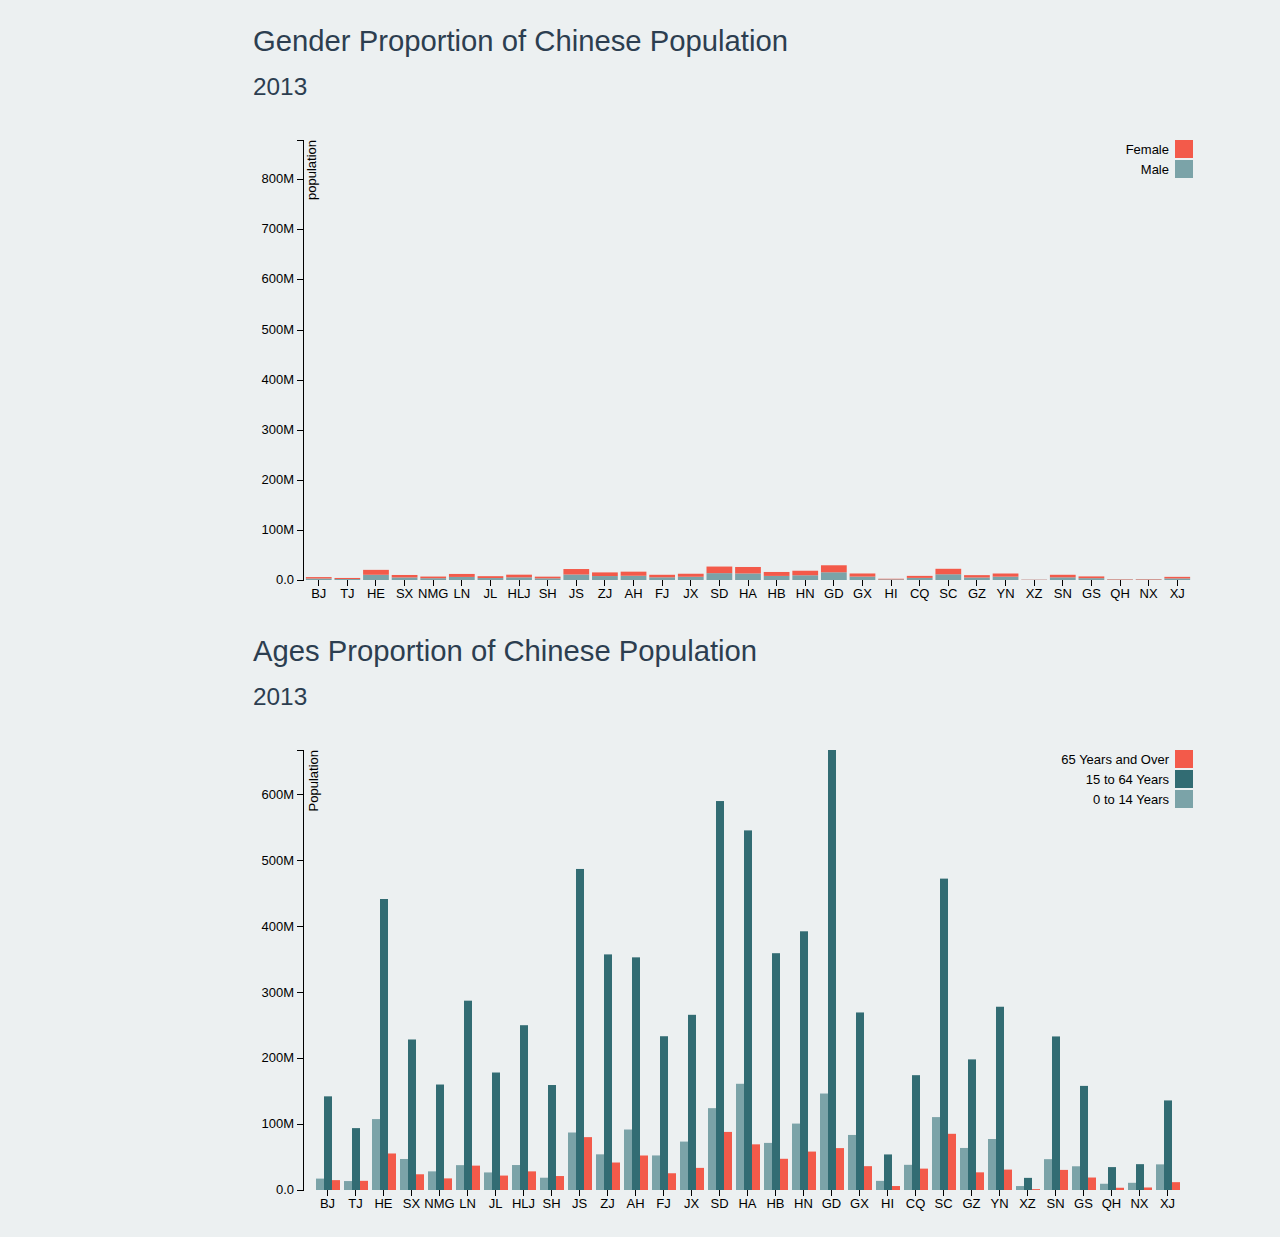
<file: Barchart/index.html>
<!DOCTYPE html>
<html lang="en">
<head>
    <meta charset="UTF-8">
    <title>Gender Proportion</title>
    <link rel="stylesheet" href="style/style.css"/>
</head>
<body>
<div class="container">
    <div class="row">
        <section>
            <header>
                <h1>Gender Proportion of Chinese Population</h1>
                <h2>2013</h2>
            </header>
            <div id="barchart"></div>
        </section>
    </div>
    <div class="row">
        <section>
            <header>
                <h1>Ages Proportion of Chinese Population</h1>
                <h2>2013</h2>
            </header>
            <div id="ages"></div>
        </section>
    </div>
</div>
<script src="bower_components/d3/d3.min.js"></script>
<script src="bower_components/d3-tip/index.js"></script>
<script src="app.js"></script>
<script src="charts/rect.js"></script>
<script src="charts/GroupedBarChart.js"></script>
</body>
</html>
</file>
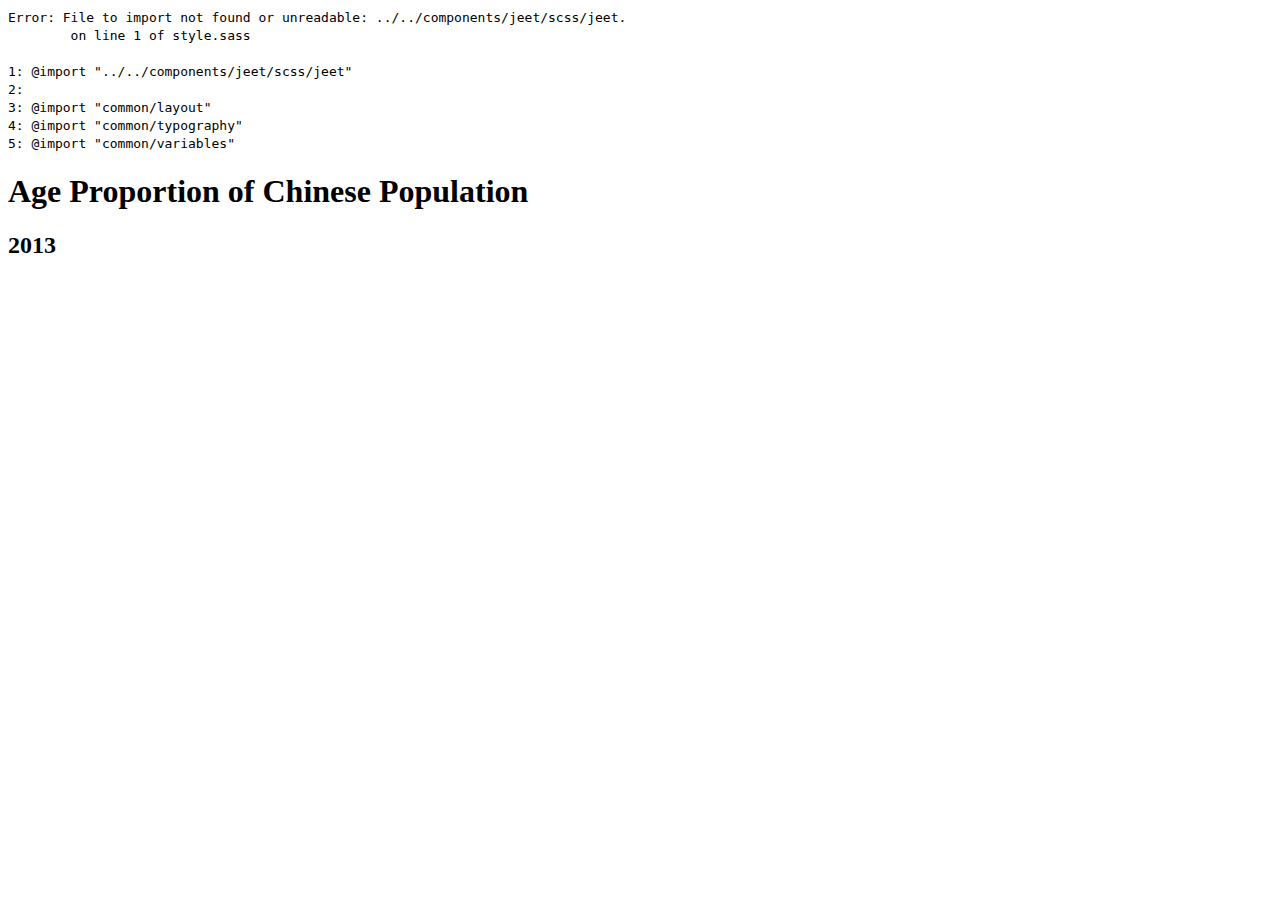
<file: Dashboard/index.html>
<!DOCTYPE html>
<html lang="en">
<head>
    <meta charset="UTF-8">
    <title>Dashboard</title>
    <link rel="stylesheet" href="style/style.css"/>
</head>
<body>
<div class="container">
    <div class="row">
        <section>
            <header>
                <h1>Age Proportion of Chinese Population</h1>

                <h2>2013</h2>
            </header>
            <div id="barchart" class="col-1-2"></div>
            <div id="piechart" class="col-1-2"></div>
        </section>
    </div>
</div>
<script src="../components/d3/d3.min.js"></script>
<script src="../components/d3-tip/index.js"></script>
<script src="app/simpleDashboard.js"></script>
</body>
</html>
</file>
<file: Barchart/style/style.css>
/*  Syntax Quick Reference
  --------------------------
  column($ratios: 1, $offset: 0, $cycle: 0, $uncycle: 0, $gutter: $jeet-gutter)
  span($ratio: 1, $offset: 0)
  shift($ratios: 0, $col_or_span: column, $gutter: $jeet-gutter)
  unshift()
  edit()
  center($max_width: 1410px, $pad: 0)
  stack($pad: 0, $align: false)
  unstack()
  align($direction: both)
  cf()
*/
/**
 * Grid settings.
 * All values are defaults and can therefore be easily overidden.
 */
/**
 * List functions courtesy of the wonderful folks at Team Sass.
 * Check out their awesome grid: Singularity.
 */
/**
 * Get  percentage from a given ratio.
 * @param {number} [$ratio=1] - The column ratio of the element.
 * @returns {number} - The percentage value.
 */
/**
 * Work out the column widths based on the ratio and gutter sizes.
 * @param {number} [$ratios=1] - The column ratio of the element.
 * @param {number} [$gutter=$jeet-gutter] - The gutter for the column.
 * @returns {list} $width $gutter - A list containing the with and gutter for the element.
 */
/**
 * Get the set layout direction for the project.
 * @returns {string} $direction - The layout direction.
 */
/**
 * Replace a specified list value with a new value (uses built in set-nth() if available)
 * @param {list} $list - The list of values you want to alter.
 * @param {number} $index - The index of the list item you want to replace.
 * @param {*} $value - The value you want to replace $index with.
 * @returns {list} $list - The list with the value replaced or removed.
 * @warn if an invalid index is supplied.
 */
/**
 * Reverse a list (progressively enhanced for Sass 3.3)
 * @param {list} $list - The list of values you want to reverse.
 * @returns {list} $result - The reversed list.
 */
/**
 * Get the opposite direction to a given value.
 * @param {string} $dir - The direction you want the opposite of.
 * @returns {string} - The opposite direction to $dir.
 * @warn if an incorrect string is provided.
 */
/**
 * Style an element as a column with a gutter.
 * @param {number} [$ratios=1] - A width relative to its container as a fraction.
 * @param {number} [$offset=0] - A offset specified as a fraction (see $ratios).
 * @param {number} [$cycle=0] - Easily create an nth column grid where $cycle equals the number of columns.
 * @param {number} [$uncycle=0] - Undo a previous cycle value to allow for a new one.
 * @param {number} [$gutter=$jeet-gutter] - Specify the gutter width as a percentage of the containers width.
 */
/**
 * An alias for the column mixin.
 * @param [$args...] - All arguments get passed through to column().
 */
/**
 * Get the width of a column and nothing else.
 * @param {number} [$ratios=1] - A width relative to its container as a fraction.
 * @param {number} [$gutter=$jeet-gutter] - Specify the gutter width as a percentage of the containers width.
 */
/**
 * Get the gutter size of a column and nothing else.
 * @param {number} [ratios=1] - A width relative to its container as a fraction.
 * @param {number} [gutter=jeet.gutter] - Specify the gutter width as a percentage of the containers width.
 */
/**
 * An alias for the column-width function.
 * @param [$args...] - All arguments get passed through to column().
 */
/**
 * An alias for the column-gutter function.
 * @param [$args...] - All arguments get passed through to column().
 */
/**
 * Style an element as a column without any gutters for a seamless row.
 * @param {number} [$ratios=1] - A width relative to its container as a fraction.
 * @param {number} [$offset=0] - A offset specified as a fraction (see $ratios).
 * @param {number} [cycle=0] - Easily create an nth column grid where cycle equals the number of columns.
 * @param {number} [uncycle=0] - Undo a previous cycle value to allow for a new one.
 */
/**
 * Reorder columns without altering the HTML.
 * @param {number} [$ratios=0] - Specify how far along you want the element to move.
 * @param {string} [$col-or-span=column] - Specify whether the element has a gutter or not.
 * @param {number} [$gutter=$jeet-gutter] - Specify the gutter width as a percentage of the containers width.
 */
/**
 * Reset an element that has had shift() applied to it.
 */
/**
 * View the grid and its layers for easy debugging.
 * @param {string} [$color=black] - The background tint applied.
 * @param {boolean} [$important=false] - Whether to apply the style as !important.
 */
/**
 *  Alias for edit().
 */
/**
 * Horizontally center an element.
 * @param {number} [$max-width=1410px] - The max width the element can be.
 * @param {number} [$pad=0] - Specify the element's left and right padding.
 */
/**
 * Uncenter an element.
 */
/**
 * Stack an element so that nothing is either side of it.
 * @param {number} [$pad=0] - Specify the element's left and right padding.
 * @param {boolean/string} [$align=false] - Specify the text align for the element.
 */
/**
 * Unstack an element.
 */
/**
 * Center an element on either or both axes.
 * @requires A parent container with relative positioning.
 * @param {string} [$direction=both] - Specify which axes to center the element on.
 */
/**
 * Apply a clearfix to an element.
 */
/*  Syntax Quick Reference
  --------------------------
  column($ratios: 1, $offset: 0, $cycle: 0, $uncycle: 0, $gutter: $jeet-gutter)
  span($ratio: 1, $offset: 0)
  shift($ratios: 0, $col_or_span: column, $gutter: $jeet-gutter)
  unshift()
  edit()
  center($max_width: 1410px, $pad: 0)
  stack($pad: 0, $align: false)
  unstack()
  align($direction: both)
  cf()
*/
/**
 * Grid settings.
 * All values are defaults and can therefore be easily overidden.
 */
/**
 * List functions courtesy of the wonderful folks at Team Sass.
 * Check out their awesome grid: Singularity.
 */
/**
 * Get  percentage from a given ratio.
 * @param {number} [$ratio=1] - The column ratio of the element.
 * @returns {number} - The percentage value.
 */
/**
 * Work out the column widths based on the ratio and gutter sizes.
 * @param {number} [$ratios=1] - The column ratio of the element.
 * @param {number} [$gutter=$jeet-gutter] - The gutter for the column.
 * @returns {list} $width $gutter - A list containing the with and gutter for the element.
 */
/**
 * Get the set layout direction for the project.
 * @returns {string} $direction - The layout direction.
 */
/**
 * Replace a specified list value with a new value (uses built in set-nth() if available)
 * @param {list} $list - The list of values you want to alter.
 * @param {number} $index - The index of the list item you want to replace.
 * @param {*} $value - The value you want to replace $index with.
 * @returns {list} $list - The list with the value replaced or removed.
 * @warn if an invalid index is supplied.
 */
/**
 * Reverse a list (progressively enhanced for Sass 3.3)
 * @param {list} $list - The list of values you want to reverse.
 * @returns {list} $result - The reversed list.
 */
/**
 * Get the opposite direction to a given value.
 * @param {string} $dir - The direction you want the opposite of.
 * @returns {string} - The opposite direction to $dir.
 * @warn if an incorrect string is provided.
 */
/**
 * Style an element as a column with a gutter.
 * @param {number} [$ratios=1] - A width relative to its container as a fraction.
 * @param {number} [$offset=0] - A offset specified as a fraction (see $ratios).
 * @param {number} [$cycle=0] - Easily create an nth column grid where $cycle equals the number of columns.
 * @param {number} [$uncycle=0] - Undo a previous cycle value to allow for a new one.
 * @param {number} [$gutter=$jeet-gutter] - Specify the gutter width as a percentage of the containers width.
 */
/**
 * An alias for the column mixin.
 * @param [$args...] - All arguments get passed through to column().
 */
/**
 * Get the width of a column and nothing else.
 * @param {number} [$ratios=1] - A width relative to its container as a fraction.
 * @param {number} [$gutter=$jeet-gutter] - Specify the gutter width as a percentage of the containers width.
 */
/**
 * Get the gutter size of a column and nothing else.
 * @param {number} [ratios=1] - A width relative to its container as a fraction.
 * @param {number} [gutter=jeet.gutter] - Specify the gutter width as a percentage of the containers width.
 */
/**
 * An alias for the column-width function.
 * @param [$args...] - All arguments get passed through to column().
 */
/**
 * An alias for the column-gutter function.
 * @param [$args...] - All arguments get passed through to column().
 */
/**
 * Style an element as a column without any gutters for a seamless row.
 * @param {number} [$ratios=1] - A width relative to its container as a fraction.
 * @param {number} [$offset=0] - A offset specified as a fraction (see $ratios).
 * @param {number} [cycle=0] - Easily create an nth column grid where cycle equals the number of columns.
 * @param {number} [uncycle=0] - Undo a previous cycle value to allow for a new one.
 */
/**
 * Reorder columns without altering the HTML.
 * @param {number} [$ratios=0] - Specify how far along you want the element to move.
 * @param {string} [$col-or-span=column] - Specify whether the element has a gutter or not.
 * @param {number} [$gutter=$jeet-gutter] - Specify the gutter width as a percentage of the containers width.
 */
/**
 * Reset an element that has had shift() applied to it.
 */
/**
 * View the grid and its layers for easy debugging.
 * @param {string} [$color=black] - The background tint applied.
 * @param {boolean} [$important=false] - Whether to apply the style as !important.
 */
/**
 *  Alias for edit().
 */
/**
 * Horizontally center an element.
 * @param {number} [$max-width=1410px] - The max width the element can be.
 * @param {number} [$pad=0] - Specify the element's left and right padding.
 */
/**
 * Uncenter an element.
 */
/**
 * Stack an element so that nothing is either side of it.
 * @param {number} [$pad=0] - Specify the element's left and right padding.
 * @param {boolean/string} [$align=false] - Specify the text align for the element.
 */
/**
 * Unstack an element.
 */
/**
 * Center an element on either or both axes.
 * @requires A parent container with relative positioning.
 * @param {string} [$direction=both] - Specify which axes to center the element on.
 */
/**
 * Apply a clearfix to an element.
 */
@import url(http://fonts.googleapis.com/css?family=Lato|Raleway:400,700,600);
header {
  *zoom: 1;
  width: auto;
  max-width: 950px;
  float: none;
  display: block;
  margin-right: auto;
  margin-left: auto;
  padding-left: 0;
  padding-right: 0;
}

header:before, header:after {
  content: '';
  display: table;
}

header:after {
  clear: both;
}

@media screen and (min-width: 950px) {
  #barchart {
    *zoom: 1;
    width: auto;
    max-width: 950px;
    float: none;
    display: block;
    margin-right: auto;
    margin-left: auto;
    padding-left: 0;
    padding-right: 0;
  }
  #barchart:before, #barchart:after {
    content: '';
    display: table;
  }
  #barchart:after {
    clear: both;
  }
}

@media screen and (min-width: 950px) {
  #ages {
    *zoom: 1;
    width: auto;
    max-width: 950px;
    float: none;
    display: block;
    margin-right: auto;
    margin-left: auto;
    padding-left: 0;
    padding-right: 0;
  }
  #ages:before, #ages:after {
    content: '';
    display: table;
  }
  #ages:after {
    clear: both;
  }
}

.container {
  position: relative;
  margin: 0 auto;
  height: 100%;
  width: 1440px;
}

.row {
  *zoom: 1;
  width: auto;
  max-width: 1410px;
  float: none;
  display: block;
  margin-right: auto;
  margin-left: auto;
  padding-left: 0;
  padding-right: 0;
  clear: both;
  position: relative;
  *zoom: 1;
}

.row:before, .row:after {
  content: '';
  display: table;
}

.row:after {
  clear: both;
}

.row:before, .row:after {
  content: '';
  display: table;
}

.row:after {
  clear: both;
}

.row-full, .row-form {
  *zoom: 1;
  position: relative;
}

.row-full:before, .row-full:after, .row-form:before, .row-form:after {
  content: '';
  display: table;
}

.row-full:after, .row-form:after {
  clear: both;
}

.col-1-2 {
  *zoom: 1;
  float: left;
  clear: none;
  text-align: inherit;
  width: 48.5%;
  margin-left: 0%;
  margin-right: 3%;
}

.col-1-2:before, .col-1-2:after {
  content: '';
  display: table;
}

.col-1-2:after {
  clear: both;
}

.col-1-2:last-child {
  margin-right: 0%;
}

body {
  font-family: "Helvetica Neue", Helvetica, sans-serif;
  font-weight: 400;
  font-size: 0.8125em;
  line-height: 2em;
  background: #ECF0F1;
  color: #2C3E50;
}

.axis path,
.axis line {
  fill: none;
  stroke: #000;
  shape-rendering: crispEdges;
}

.bar {
  fill: steelblue;
}

.x.axis path {
  display: none;
}

h1, h2, h3, h4, h5, h6 {
  font-family: "Helvetica Neue", Helvetica, sans-serif;
  color: #2C3E50;
  margin-bottom: .4em;
}

h1 {
  font-weight: 400;
  font-size: 2.25em;
}

h2 {
  font-weight: 400;
  font-size: 1.875em;
}

h3 {
  font-weight: 400;
  font-size: 1.625em;
}
</file>
<file: Dashboard/style/style.css>
/*
Error: File to import not found or unreadable: ../../components/jeet/scss/jeet.
        on line 1 of style.sass

1: @import "../../components/jeet/scss/jeet"
2: 
3: @import "common/layout"
4: @import "common/typography"
5: @import "common/variables"

Backtrace:
style.sass:1
C:/Ruby21-x64/lib/ruby/gems/2.1.0/gems/sass-3.4.15/lib/sass/tree/import_node.rb:67:in `rescue in import'
C:/Ruby21-x64/lib/ruby/gems/2.1.0/gems/sass-3.4.15/lib/sass/tree/import_node.rb:45:in `import'
C:/Ruby21-x64/lib/ruby/gems/2.1.0/gems/sass-3.4.15/lib/sass/tree/import_node.rb:28:in `imported_file'
C:/Ruby21-x64/lib/ruby/gems/2.1.0/gems/sass-3.4.15/lib/sass/tree/import_node.rb:37:in `css_import?'
C:/Ruby21-x64/lib/ruby/gems/2.1.0/gems/sass-3.4.15/lib/sass/tree/visitors/perform.rb:311:in `visit_import'
C:/Ruby21-x64/lib/ruby/gems/2.1.0/gems/sass-3.4.15/lib/sass/tree/visitors/base.rb:36:in `visit'
C:/Ruby21-x64/lib/ruby/gems/2.1.0/gems/sass-3.4.15/lib/sass/tree/visitors/perform.rb:158:in `block in visit'
C:/Ruby21-x64/lib/ruby/gems/2.1.0/gems/sass-3.4.15/lib/sass/stack.rb:79:in `block in with_base'
C:/Ruby21-x64/lib/ruby/gems/2.1.0/gems/sass-3.4.15/lib/sass/stack.rb:115:in `with_frame'
C:/Ruby21-x64/lib/ruby/gems/2.1.0/gems/sass-3.4.15/lib/sass/stack.rb:79:in `with_base'
C:/Ruby21-x64/lib/ruby/gems/2.1.0/gems/sass-3.4.15/lib/sass/tree/visitors/perform.rb:158:in `visit'
C:/Ruby21-x64/lib/ruby/gems/2.1.0/gems/sass-3.4.15/lib/sass/tree/visitors/base.rb:52:in `block in visit_children'
C:/Ruby21-x64/lib/ruby/gems/2.1.0/gems/sass-3.4.15/lib/sass/tree/visitors/base.rb:52:in `map'
C:/Ruby21-x64/lib/ruby/gems/2.1.0/gems/sass-3.4.15/lib/sass/tree/visitors/base.rb:52:in `visit_children'
C:/Ruby21-x64/lib/ruby/gems/2.1.0/gems/sass-3.4.15/lib/sass/tree/visitors/perform.rb:167:in `block in visit_children'
C:/Ruby21-x64/lib/ruby/gems/2.1.0/gems/sass-3.4.15/lib/sass/tree/visitors/perform.rb:179:in `with_environment'
C:/Ruby21-x64/lib/ruby/gems/2.1.0/gems/sass-3.4.15/lib/sass/tree/visitors/perform.rb:166:in `visit_children'
C:/Ruby21-x64/lib/ruby/gems/2.1.0/gems/sass-3.4.15/lib/sass/tree/visitors/base.rb:36:in `block in visit'
C:/Ruby21-x64/lib/ruby/gems/2.1.0/gems/sass-3.4.15/lib/sass/tree/visitors/perform.rb:186:in `visit_root'
C:/Ruby21-x64/lib/ruby/gems/2.1.0/gems/sass-3.4.15/lib/sass/tree/visitors/base.rb:36:in `visit'
C:/Ruby21-x64/lib/ruby/gems/2.1.0/gems/sass-3.4.15/lib/sass/tree/visitors/perform.rb:157:in `visit'
C:/Ruby21-x64/lib/ruby/gems/2.1.0/gems/sass-3.4.15/lib/sass/tree/visitors/perform.rb:8:in `visit'
C:/Ruby21-x64/lib/ruby/gems/2.1.0/gems/sass-3.4.15/lib/sass/tree/root_node.rb:36:in `css_tree'
C:/Ruby21-x64/lib/ruby/gems/2.1.0/gems/sass-3.4.15/lib/sass/tree/root_node.rb:29:in `render_with_sourcemap'
C:/Ruby21-x64/lib/ruby/gems/2.1.0/gems/sass-3.4.15/lib/sass/engine.rb:378:in `_render_with_sourcemap'
C:/Ruby21-x64/lib/ruby/gems/2.1.0/gems/sass-3.4.15/lib/sass/engine.rb:295:in `render_with_sourcemap'
C:/Ruby21-x64/lib/ruby/gems/2.1.0/gems/sass-3.4.15/lib/sass/plugin/compiler.rb:490:in `update_stylesheet'
C:/Ruby21-x64/lib/ruby/gems/2.1.0/gems/sass-3.4.15/lib/sass/plugin/compiler.rb:215:in `block in update_stylesheets'
C:/Ruby21-x64/lib/ruby/gems/2.1.0/gems/sass-3.4.15/lib/sass/plugin/compiler.rb:209:in `each'
C:/Ruby21-x64/lib/ruby/gems/2.1.0/gems/sass-3.4.15/lib/sass/plugin/compiler.rb:209:in `update_stylesheets'
C:/Ruby21-x64/lib/ruby/gems/2.1.0/gems/sass-3.4.15/lib/sass/plugin.rb:82:in `update_stylesheets'
C:/Ruby21-x64/lib/ruby/gems/2.1.0/gems/sass-3.4.15/lib/sass/exec/sass_scss.rb:364:in `watch_or_update'
C:/Ruby21-x64/lib/ruby/gems/2.1.0/gems/sass-3.4.15/lib/sass/exec/sass_scss.rb:51:in `process_result'
C:/Ruby21-x64/lib/ruby/gems/2.1.0/gems/sass-3.4.15/lib/sass/exec/base.rb:52:in `parse'
C:/Ruby21-x64/lib/ruby/gems/2.1.0/gems/sass-3.4.15/lib/sass/exec/base.rb:19:in `parse!'
C:/Ruby21-x64/lib/ruby/gems/2.1.0/gems/sass-3.4.15/bin/sass:13:in `<top (required)>'
C:/Ruby21-x64/bin/sass:23:in `load'
C:/Ruby21-x64/bin/sass:23:in `<main>'
*/
body:before {
  white-space: pre;
  font-family: monospace;
  content: "Error: File to import not found or unreadable: ../../components/jeet/scss/jeet.\A         on line 1 of style.sass\A \A 1: @import \"../../components/jeet/scss/jeet\"\A 2: \A 3: @import \"common/layout\"\A 4: @import \"common/typography\"\A 5: @import \"common/variables\""; }
</file>
